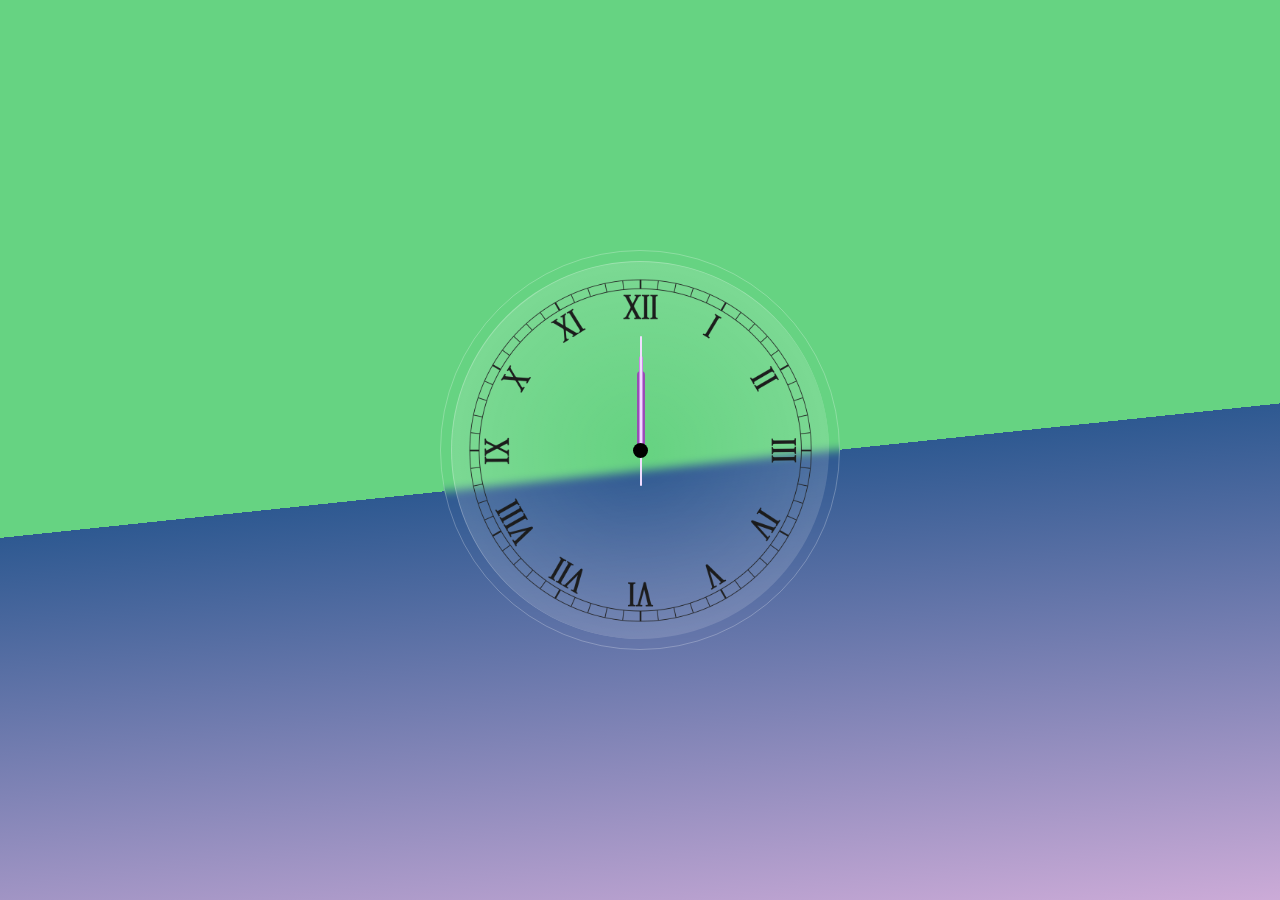
<file: clock/index.html>
<!DOCTYPE html>
<html lang="en">

<head>
    <meta charset="UTF-8">
    <meta name="viewport" content="width=device-width, initial-scale=1.0">
    <link rel="stylesheet" href="styles.css">

    <title>JavaScript Clock</title>
</head> 

<body>
    <div class="container:">
        <div class="box">
            <div class="clock">
                <div class="hour">
                    <div class="hr" id="hr"></div>
                </div>
                <div class="min">
                    <div class="mn" id="mn"></div>
                </div>
                <div class="sec">
                    <div class="sc" id="sc"></div>
                </div>
            </div>
           
        </div>
        <div class="date" id="date"></div>
    </div>

    <script src="app.js"></script>
</body>

</html>
</file>
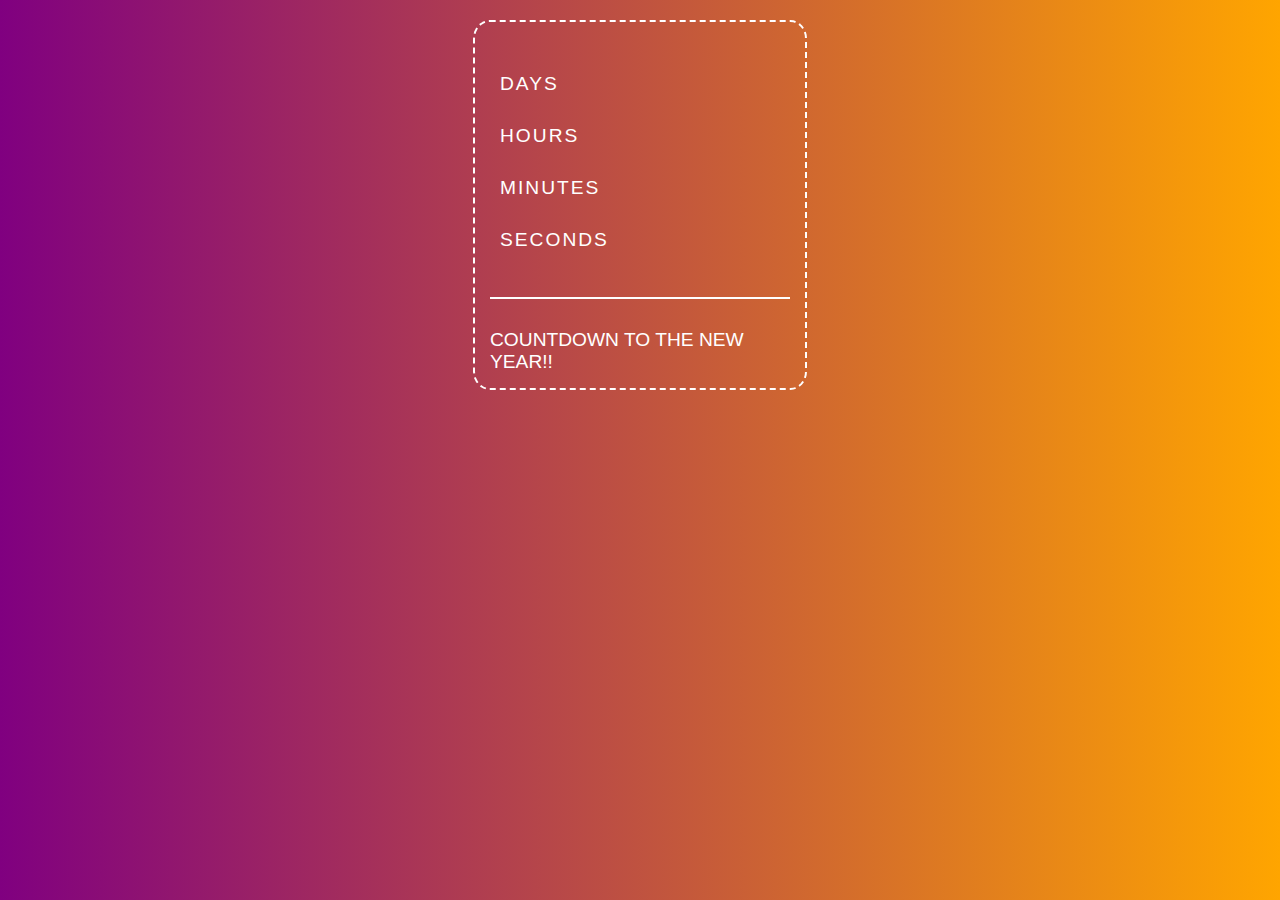
<file: countdownTimer/index.html>
<!DOCTYPE html>
<html lang="en">

<head>
    <meta charset="UTF-8">
    <meta name="viewport" content="width=device-width, initial-scale=1.0">
    <title>countdown timer</title>
    <link rel="stylesheet" href="style.css">
</head>

<body> 
  
    <div id="countdown">
        
        <p id="timer">
            <span id="days"></span>
            <span class="timer-unit">Days</span>
            <span id="hours"></span>
            <span class="timer-unit">Hours</span>
            <span id="minutes"></span>
            <span class="timer-unit">Minutes</span>
            <span id="seconds"></span>
            <span class="timer-unit">Seconds</span>
            
        </p>
        <hr style="border: 1px solid white; margin: 20px 0;">

        <div id="event"> Countdown to the new year!! </div>
    </div>

    <script src="script.js"></script>
</body>

</html>
</file>
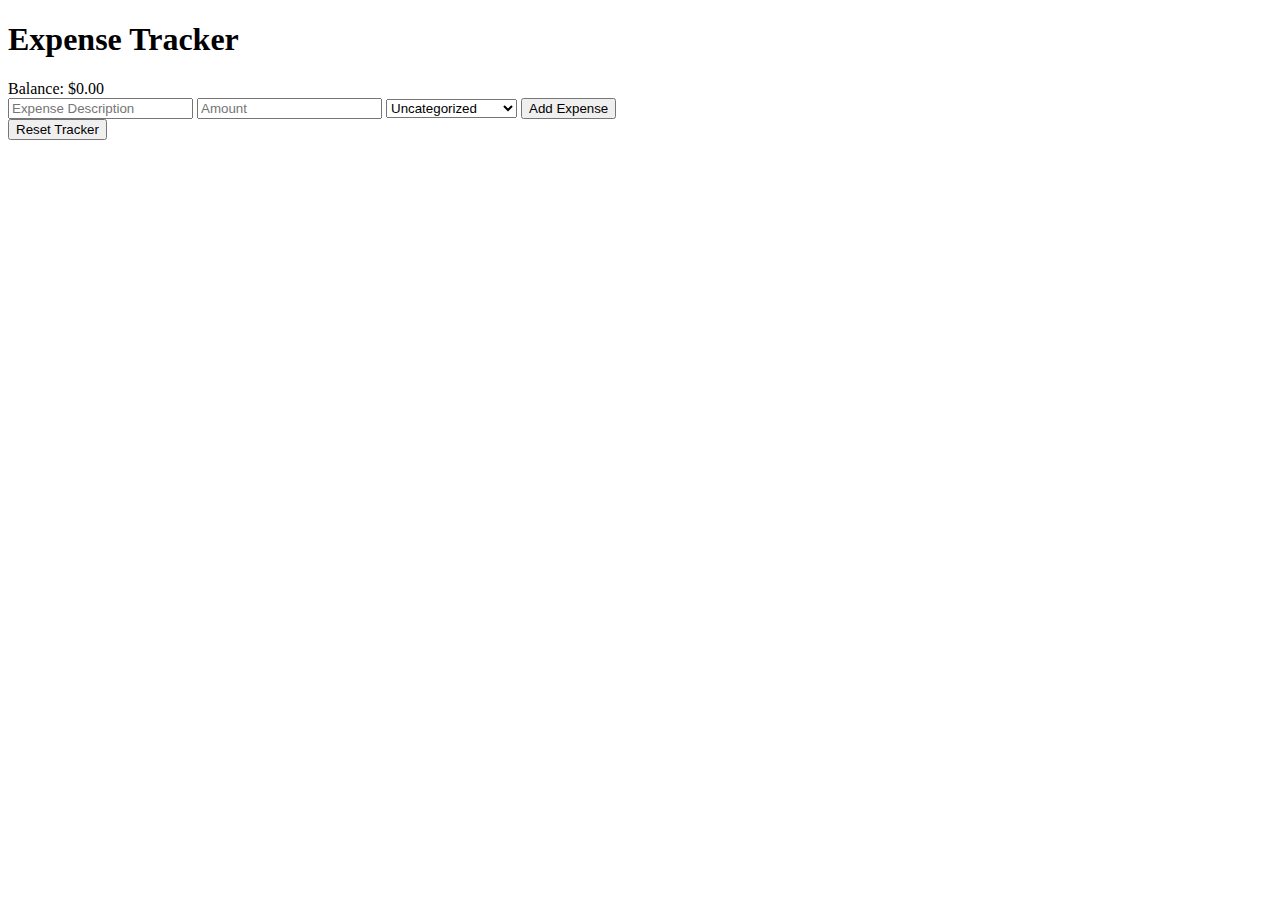
<file: expenseTracker/index.html>
<!DOCTYPE html>
<html lang="en">
<head>
    <meta charset="UTF-8">
    <meta name="viewport" content="width=device-width, initial-scale=1.0">
    <link rel="stylesheet" href="style.css">
    <title>Expense Tracker</title>
</head>
<body>
    <div class="container">
        <h1>Expense Tracker</h1>
        <div class="balance">Balance: $<span id="balance">0.00</span></div>
        <form id="expense-form">
            <input type="text" id="text" placeholder="Expense Description" required>
            <input type="number " id="amount" placeholder="Amount" required>
            <select id="category">
                <option value="uncategorized">Uncategorized</option>
                <option value="housing">Housing</option>
                <option value="food">Food & Dining</option>
                <option value="transportation">Transportation</option>
                <option value="bills">Bills & Utilities</option>
                <option value="health">Health & Wellness</option>
                <option value="entertainment">Entertainment</option>
                <option value="gifts">Gifts</option>

            </select>
            <button type="submit">Add Expense</button>
        </form>

        <div id="expenses"></div>
        <button id="reset-btn">Reset Tracker</button>
    </div>

    <script src="app.js"></script>
</body>
</html>
</file>
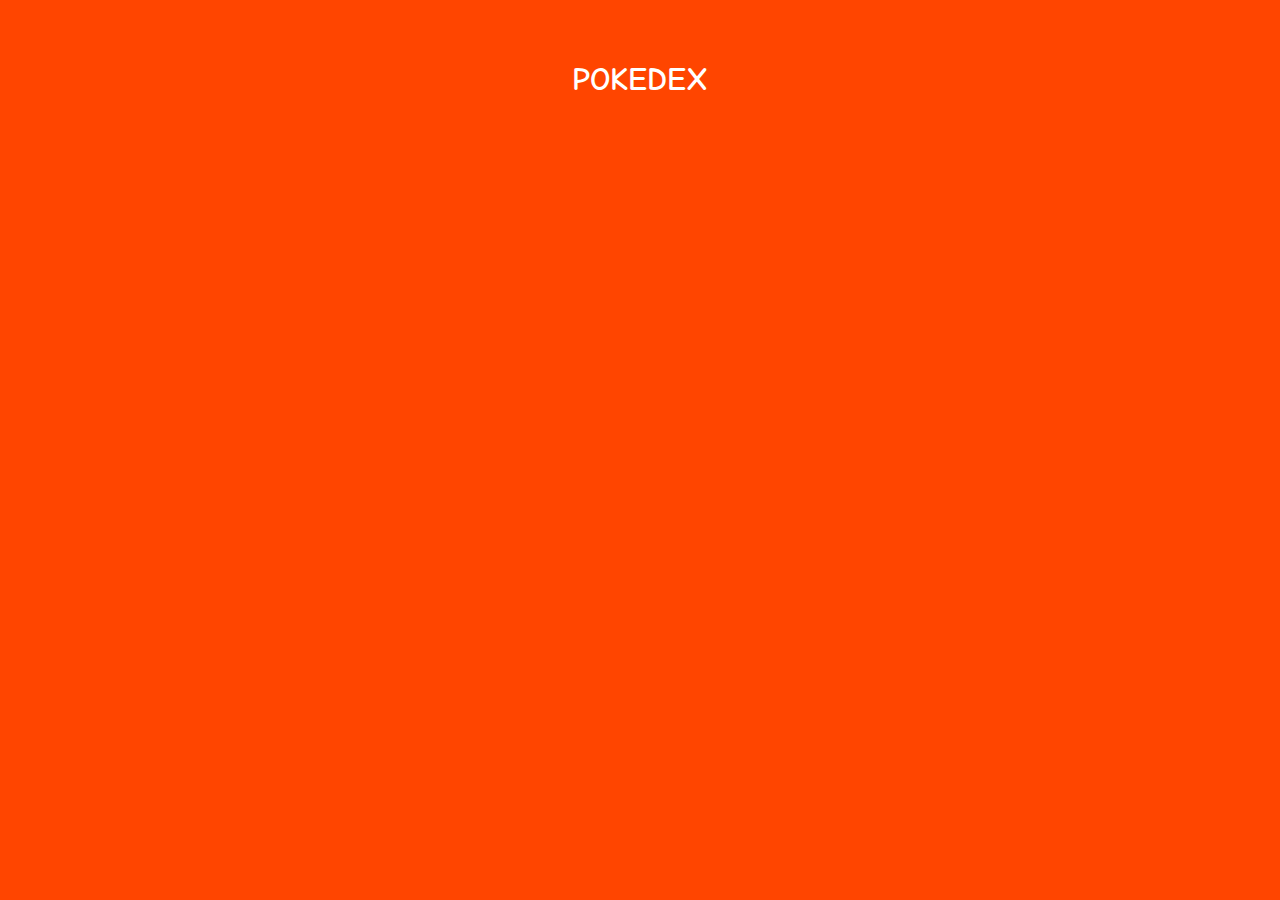
<file: pokedex/index.html>
<!-- 
    This project is for practice purposes only.
    Thank you to  [James Q Quick] for code demo/video.
-->


<!DOCTYPE html>
<html lang="en">

<head>
    <meta charset="UTF-8">
    <meta name="viewport" content="width=device-width, initial-scale=1.0">
    <meta http-equiv="X-UA-Compatible" content="ie=edge">
    <link rel="stylesheet" href="style.css">
    <link href="https://fonts.googleapis.com/css2?family=Comic+Neue:ital,wght@0,300;0,400;0,700;1,300;1,400;1,700&family=Rubik+Scribble&family=Tauri&display=swap" rel="stylesheet">


    <title>Pokedex</title>
</head>

<body>
    <div class="container">
    <h1>Pokedex</h1>
    <ol id="pokedex">

    </ol>
</div>

    <script src="app.js"></script>
</body>

</html>
</file>
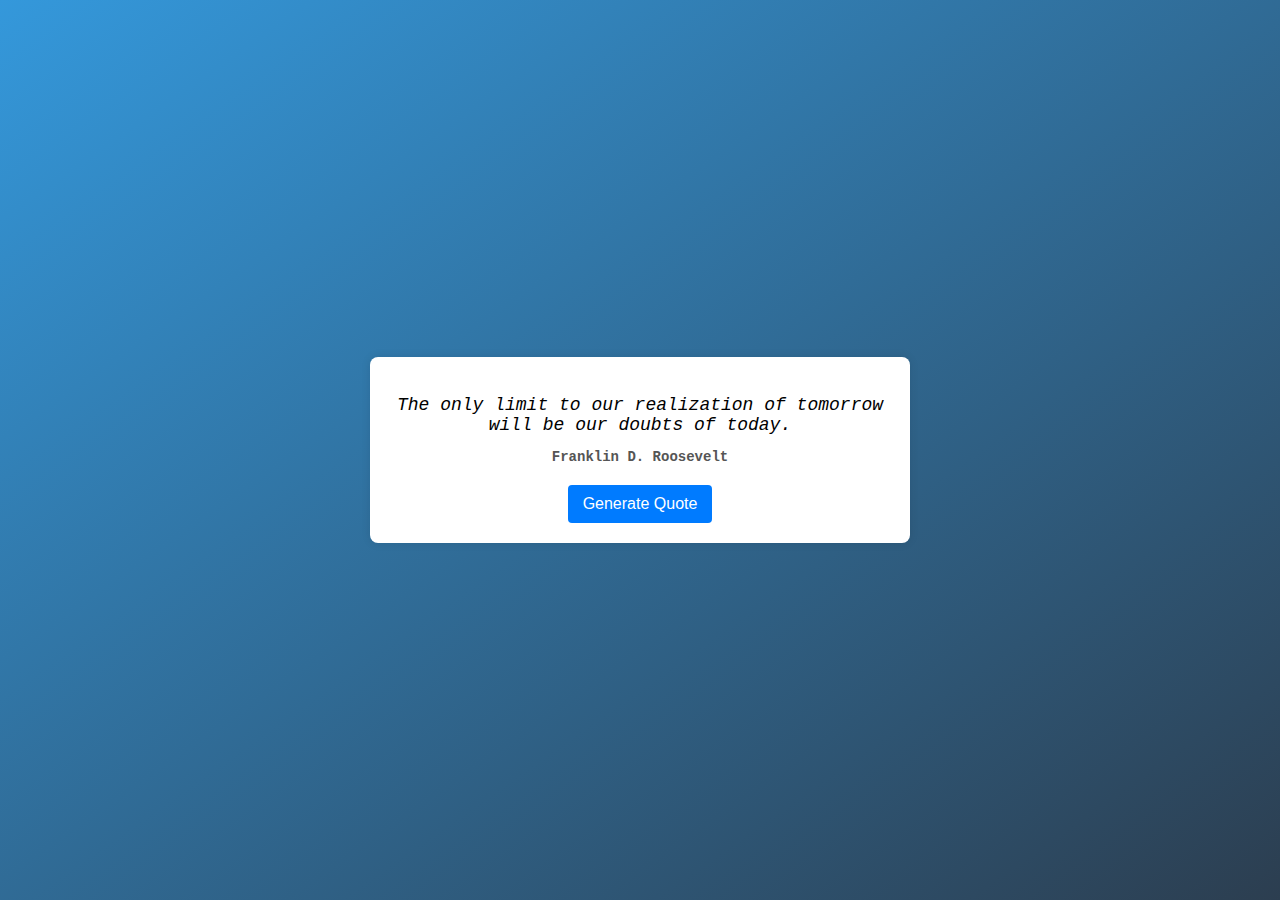
<file: quoteGenerator/quotes.html>
<!DOCTYPE html>
<html lang="en">
<head>
    <meta charset="UTF-8">
    <meta name="viewport" content="width=device-width, initial-scale=1.0">
    <title>Quote Generator</title>
    <link rel="stylesheet" href="styles.css"> 
</head>
<body>
    <div class="container">
        <p id="quotes"></p>
        <p id="author"></p>
        <button id="generate">Generate Quote</button>

    </div>
    

    <script src="script.js"></script>
</body>
</html>
</file>
<file: clock/styles.css>
* {
    margin: 0;
    padding: 0;
    box-sizing: border-box;
}

body {
    display: flex;
    justify-content: center;
    align-items: center;
    min-height: 100vh;
}

body::before {
    content: "";
    position: absolute;
    top: 0;
    left: 0;
    width: 100%;
    height: 100%;
    background: linear-gradient(174deg, #66d382 52%, #2e5991 48%, #c52eb152 110%);
}

.box {
    position: relative;
    z-index: 1;
    width: 400px;
    height: 400px;
    backdrop-filter: blur(5px);
    border-radius: 50%;
    border: 1px solid rgba(255, 255, 255, 0.25);
}

.container {
    position: relative;
}

.container::before {
    content: "";
    position: absolute;
    bottom: -150px;
    width: 100%;
    height: 60px;
    background: radial-gradient(rgba(0, 0, 0, 0.2), transparent, transparent);
    border-radius: 50%;
}

.clock {
    position: absolute;
    top: 10px;
    left: 10px;
    right: 10px;
    bottom: 10px;
    display: flex;
    justify-content: center;
    align-items: center;
    background: radial-gradient(transparent, rgba(255, 255, 255, 0.2)), url(clock.png);
    background-size: cover;
    border-radius: 50%;
    backdrop-filter: blur(25px);
    border: 1px solid rgba(255, 255, 255, 0.25);
    border-bottom: none;
    border-right: none;
    box-shadow: -10px 10px 20px rgba(255, 255, 255, 0.1), 10px 10px 20px rgba(0.0.0.0.1), 0px 40px 50px rgba(0, 0, 0, 0.1);
}

.clock::before {
    content: "";
    position: absolute;
    width: 15px;
    height: 15px;
    background-color: #000;
    border-radius: 50%;
    z-index: 20;
}

.hour, .min, .sec {
    position: absolute; 
}

.hour, 
.hr{
width: 160px;
height: 160px;
} 

.min,
.mn{
    width: 190px;
    height: 190px;
}

.sec,
.sc {
    width: 230px;
    height: 230px;

}

.hr, .mn, .sc{
    display: flex;
    
    justify-content: center;
    position: absolute;
    border-radius: 50%;
}

.hr::before {
    content: "";
    position:absolute;
    width: 8px;
    height: 80px;
    background: #9750b3;
    z-index: 3;
    border-radius: 6px;
}

.mn::before{
    content: "";
    position:absolute;
    width: 4px;
    height: 90px;
    background: #cc86e7;
    z-index: 4;
    border-radius: 6px;
}

.sc::before{
    content: "";
    position:absolute;
    width: 2px;
    height: 150px;
    background: #f1ddff;
    z-index: 5;
    border-radius: 6px;
}


.date {
    position: absolute;
    bottom: 30px; 
   
    left: 50%;
    transform: translateX(-50%);
    text-align: center;
    font-family: sans-serif;
    font-weight: bold;
    font-size: larger;
    z-index: 6;
    color: #000; /* Adjust text color as needed */
}
</file>
<file: countdownTimer/style.css>
body {
    margin: 0;
    padding: 0;
    font-family: 'Arial', sans-serif;
    color: white;
    background: linear-gradient(to right, #800080, #FFA500); 

    background-color: #2c3e50;

    
  
}

#countdown {
    border: 2px dashed #fff;
    display: flex;
    flex-direction: column;
    justify-content: space-between;
    width: 300px;
    margin: 20px auto;
    border-radius: 5%;
    padding: 15px;
}

#hours,
#days,
#minutes,
#seconds {
    font-size: 30px;


}

.timer-unit {
    font-size: 1.2rem;
    text-transform: uppercase;
    letter-spacing: 2px;
    margin-top: 10px;
    display: block;

    padding: 10px;
    align-items: center;
}

#event {
    margin-top: 10px;
    text-transform: uppercase;
    font-size: larger;

} 




@media (max-width: 600px) {
    #timer {
        font-size: 2rem;
    }

    .timer-unit {
        font-size: 1rem;
    }
}
</file>
<file: expenseTracker/style.css>
.expense {
    display: flex;
    align-items: center;
    justify-content: space-between;
    margin-bottom: 10px;
    padding: 10px;
    margin: 10px;
}

.expense .description,
.expense .amount,
.expense .category,
.expense .delete-btn {
    width: calc(25% -5px ); /* Adjust the width to fit with the input fields */
    margin-right: 5px; /* Add margin between elements */
}

.expense .delete-btn {
    background-color: grey;
    color: #fff;
    border: none;
    padding: 5px 10px;
    cursor: pointer;
}
</file>
<file: pokedex/style.css>
body {
    background-color: orangered;
    margin: 0;
    font-family: "Comic Neue", cursive;
    
    color: white;

}

.container {
    padding: 40px;
    margin: 0 auto;
    
}

h1 {
    text-transform: uppercase ;
    text-align: center;
    

}

.card {
    list-style: none;
    padding: 40px;
    background-color: rgb(230, 225, 225);
    color: #222;
   text-align: center;
}

.card:hover {
animation: bounce 0.5s linear;
}
@keyframes bounce {
    20% {
        transform: translateY(-6px);
    } 
    40% {
        transform: translateY(0px);
    }
    60% {
        transform: translateY(-2px);
    }
    80% {
        transform: translateY(0px);
    }
}
.card-title {
text-transform: uppercase;
font-size: 32px;
font-weight: normal;
}

.card-subtitle {
    font-weight: lighter;
    margin-top: 5px;
    margin-bottom: 0;
}

.card-image {
    margin: 0 auto;
    height: 180px;
}

#pokedex {
    padding-inline-start: 0;
    display: grid;
    grid-template-columns: repeat(auto-fit, minmax(320px, 1fr));
    grid-gap: 20px;
}
</file>
<file: quoteGenerator/styles.css>
body {
    font-family: 'Arial', sans-serif;
    background: linear-gradient(to bottom right, #3498db, #2c3e50);
    display: flex;
    align-items: center;
    justify-content: center;
    height: 100vh;
    margin: 0;
}
.container {
    text-align: center;
    max-width: 500px;
    padding: 20px;
    background-color: #fff;
    border-radius: 8px;
    box-shadow: 0 0 10px rgba(0, 0, 0, 0.1);
    margin: auto; 
}

#quotes {
    font-size: 18px;
    font-style: italic;
    margin-bottom: 10px;
}

#author {
    font-size: 14px;
    font-weight: bold;
    color: #555;
    margin-bottom: 20px;
}

#generate {
    background-color: #007BFF;
    color: #fff;
    border: none;
    padding: 10px 15px;
    font-size: 16px;
    cursor: pointer;
    border-radius: 4px;
    transition: background-color 0.3s ease;
}

#generate:hover {
    background-color: #0056b3;
}

/* Media query for smaller screens */
@media screen and (max-width: 200px) {
    .container {
        width: 75%; 
        margin: auto; 
    }
}
</file>
